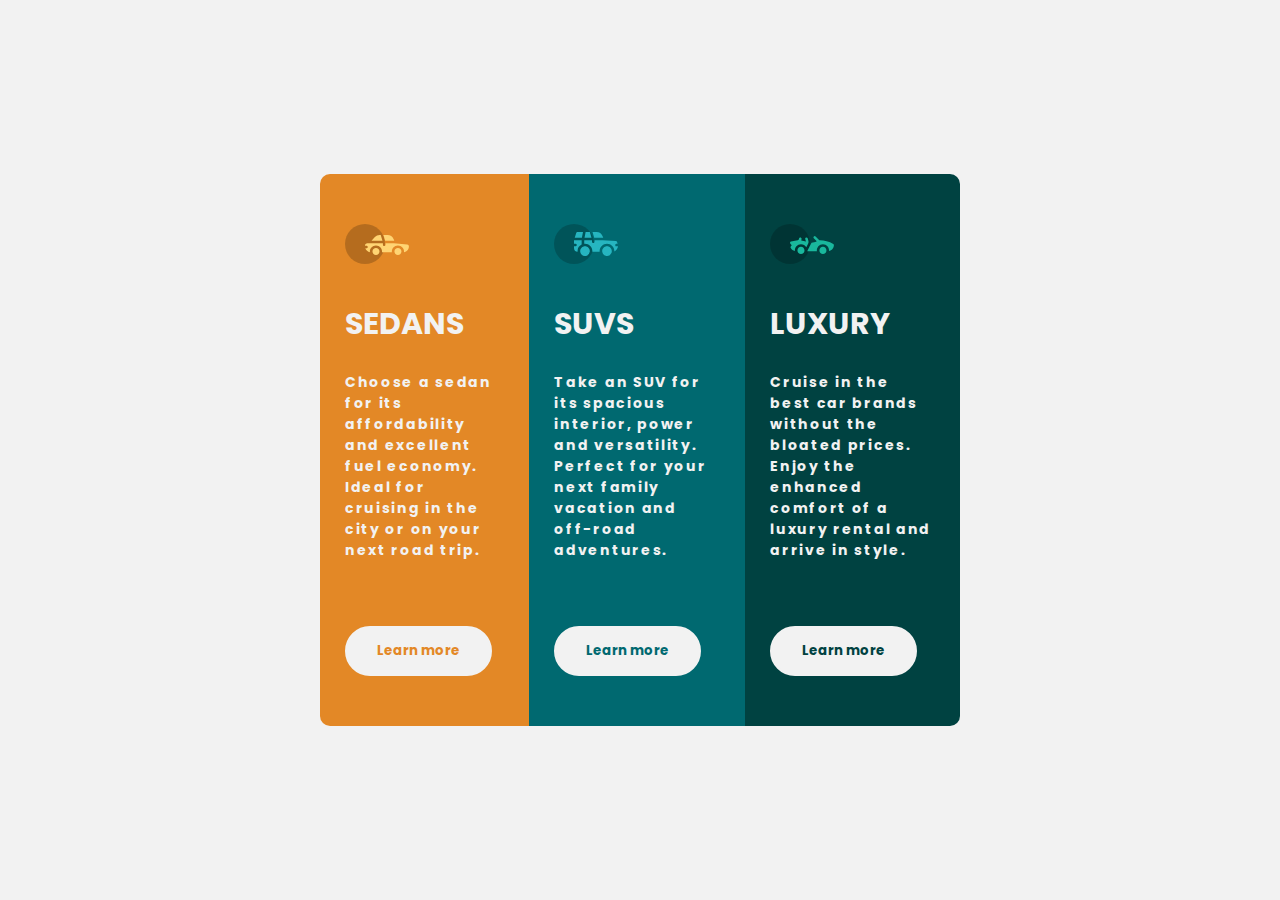
<file: index.html>
<!DOCTYPE html>
<html lang="en">
<head>
    <meta charset="UTF-8">
    <meta http-equiv="X-UA-Compatible" content="IE=edge">
    <meta name="viewport" content="width=device-width, minimum-scale=0.1">
    <title>zuri flex assignment</title>
    <link rel="stylesheet" href="style.css">
</head>
<style>
    @import url('https://fonts.googleapis.com/css2?family=Poppins:wght@100&display=swap');
</style>
<body>
    <main>
        <div class="container">
            <div class="card1">
                <img src="icon-sedans.svg">
                <h2> SEDANS </h2>
                <p>Choose a sedan for its affordability and excellent fuel economy.
                    Ideal for cruising in the city or on your next road trip.
                 </p>
                <button class="pill-1"> Learn more </button>
            </div>
            <div class="card2">
                <img src="icon-suvs.svg">
                <h2> SUVS </h2>
                <p>
                    Take an SUV for its spacious interior, power and versatility.
                    Perfect for your next family vacation and off-road adventures. 
                </p>
                <button class="pill-2"> Learn more</button>
            </div>
            <div class="card3">
                <img src="icon-luxury.svg">
                <h2> LUXURY </h2>
                <p>
                    Cruise in the best car brands without the bloated prices. Enjoy
                    the enhanced comfort of a luxury rental and arrive in style.
                </p>
                <button class="pill-3"> Learn more </button>
            </div>
        </div>
    </main>
</body>
</html>
</file>
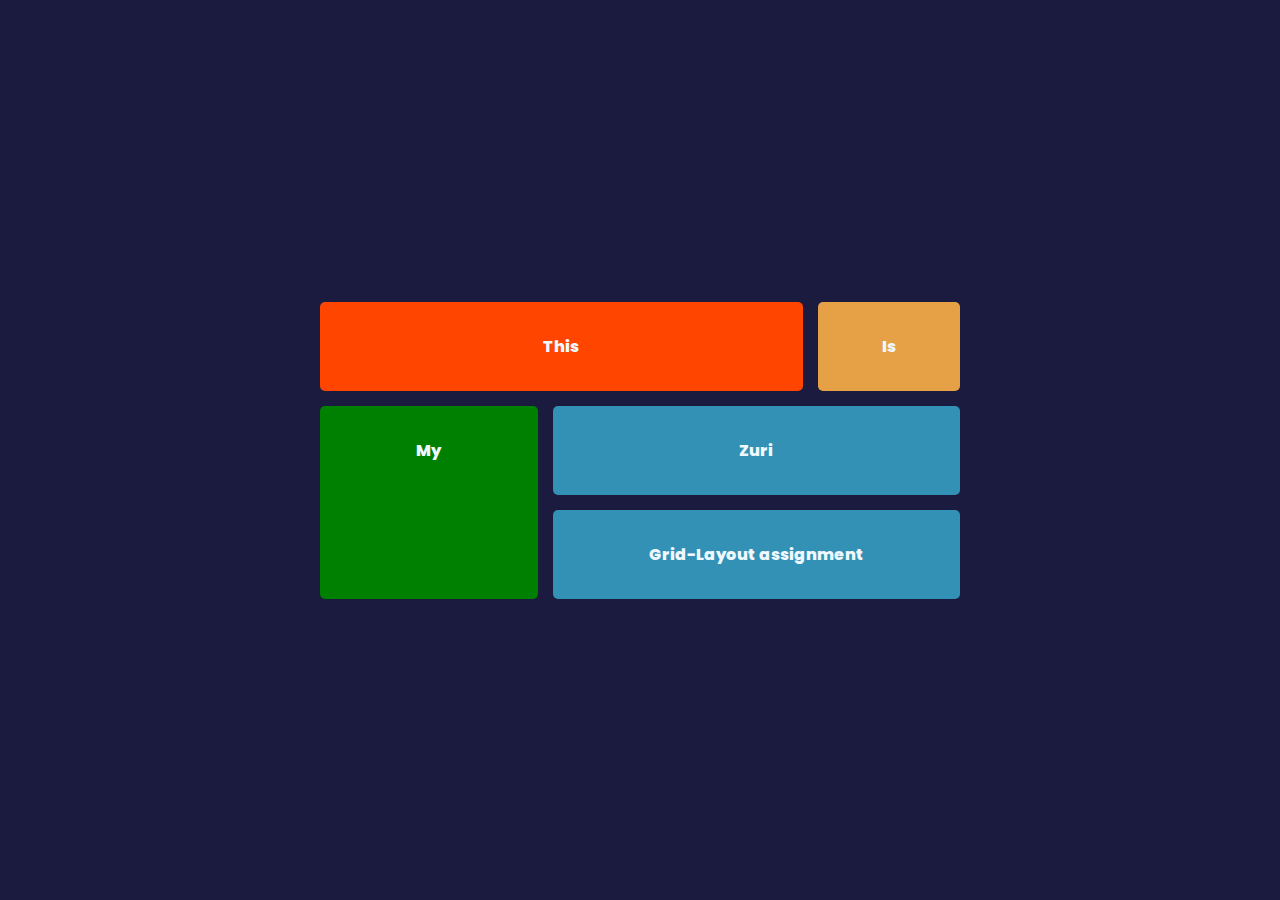
<file: grid.html>
<!DOCTYPE html>
<html lang="en">
<head>
    <meta charset="UTF-8">
    <meta http-equiv="X-UA-Compatible" content="IE=edge">
    <meta name="viewport" content="width=device-width, initial-scale=1.0">
    <title>Zuri Grid-Layout Assignment</title>
    <link rel="stylesheet" href="grid.css">
</head>
<style>
    @import url('https://fonts.googleapis.com/css2?family=Poppins:wght@100&display=swap');
</style>
<body>
    
    <main>
        <div class="item-a">This</div>
        <div class="item-b">Is</div>
        <div class="item-c">My</div>
        <div class="item-d">Zuri</div>
        <div class="item-e">Grid-Layout assignment</div>
    </main>
</body>
</html>
</file>
<file: style.css>
*{
    margin: 0;
    padding: 0;
    box-sizing: border-box;
}
body{
    background-color:  hsl(0, 0%, 95%);
    font-family: 'Poppins';
}
main{
    width: 50%;
    height: 100vh;
    display: flex;
    margin: auto;
    justify-content: center;
    align-items: center;
    color: hsl(0, 0%, 95%);
}
.container{
    display: flex;
}
h2{
    font-size: 30px;
}
p{
    font-size: 14px;
    font-weight: 650;
    letter-spacing: 1.7px;
    padding-top: 25px;
    padding-bottom: 65px;
}
.card1{
    background-color: hsl(31, 77%, 52%);
    padding-top: 50px;
    padding-bottom: 50px;
    padding-right: 25px;
    padding-left: 25px;
    border-radius: 10px 0px 0px 10px;
}
.card2{
    background-color: hsl(184, 100%, 22%);
    padding-top: 50px;
    padding-bottom: 50px;
    padding-right: 25px;
    padding-left: 25px;
}
.card3{
    background-color:  hsl(179, 100%, 13%);
    padding-top: 50px;
    padding-bottom: 50px;
    padding-right: 25px;
    padding-left: 25px;
    border-radius: 0px 10px 10px 0px;
}
img{
    padding-bottom: 30px;
}
.pill-1{
    background: hsl(0, 0%, 95%);
    text-decoration: none;
    border: 2px solid hsl(0, 0%, 95%);
    font-weight: bold;
    border-radius: 30px;
    padding: 13px 30px;
    color: hsl(0, 0%, 95%);
    font-family: 'poppins';
    cursor: pointer;
    outline: none;
    color: hsl(31, 77%, 52%);
    }
    .pill-2{
        background: hsl(0, 0%, 95%);
        text-decoration: none;
        border: 2px solid hsl(0, 0%, 95%);
        font-weight: bold;
        border-radius: 30px;
        padding: 13px 30px;
        color: hsl(0, 0%, 95%);
        font-family: 'poppins';
        cursor: pointer;
        outline: none;
        color: hsl(184, 100%, 22%);
    }
    .pill-3{
        background: hsl(0, 0%, 95%);
        text-decoration: none;
        border: 2px solid hsl(0, 0%, 95%);
        font-weight: bold;
        border-radius: 30px;
        padding: 13px 30px;
        color: hsl(0, 0%, 95%);
        font-family: 'poppins';
        cursor: pointer;
        outline: none;
        color: hsl(179, 100%, 13%);
    }
    .pill-1:hover{
        background: transparent;
        color: hsl(0, 0%, 95%);
    }
    .pill-2:hover{
        background: transparent;
        color: hsl(0, 0%, 95%);
    }
    .pill-3:hover{
        background: transparent;
        color: hsl(0, 0%, 95%);
    }
</file>
<file: grid.css>
*{
    margin: 0;
    padding: 0;
}
body{
    background-color: rgb(27, 27, 63);
    display: flex;
    place-items: center;
    min-height: 100vh;
}
main{
    display: grid;
    grid-template-areas: 
    'a a a b'
    'c c d d'
    'c c e e'
    ;
    gap: 15px;
    width: 50%;
    margin: auto;
}
main div{
    padding: 2em;
    text-align: center;
    border-radius: 5px;
    font-family: 'poppins';
    color: aliceblue;
    font-weight: 800;
}
.item-a{
    background-color: orangered;
    grid-area: a;
}
.item-b{
    background-color: rgb(230, 161, 71);
    grid-area: b;
}
.item-c{
    background-color: green;
    grid-area: c;
}
.item-d{
    background-color: rgb(51, 145, 182);
    grid-area: d;
}
.item-e{
    background-color: rgb(51, 145, 182);
    grid-area: e;
}
</file>
